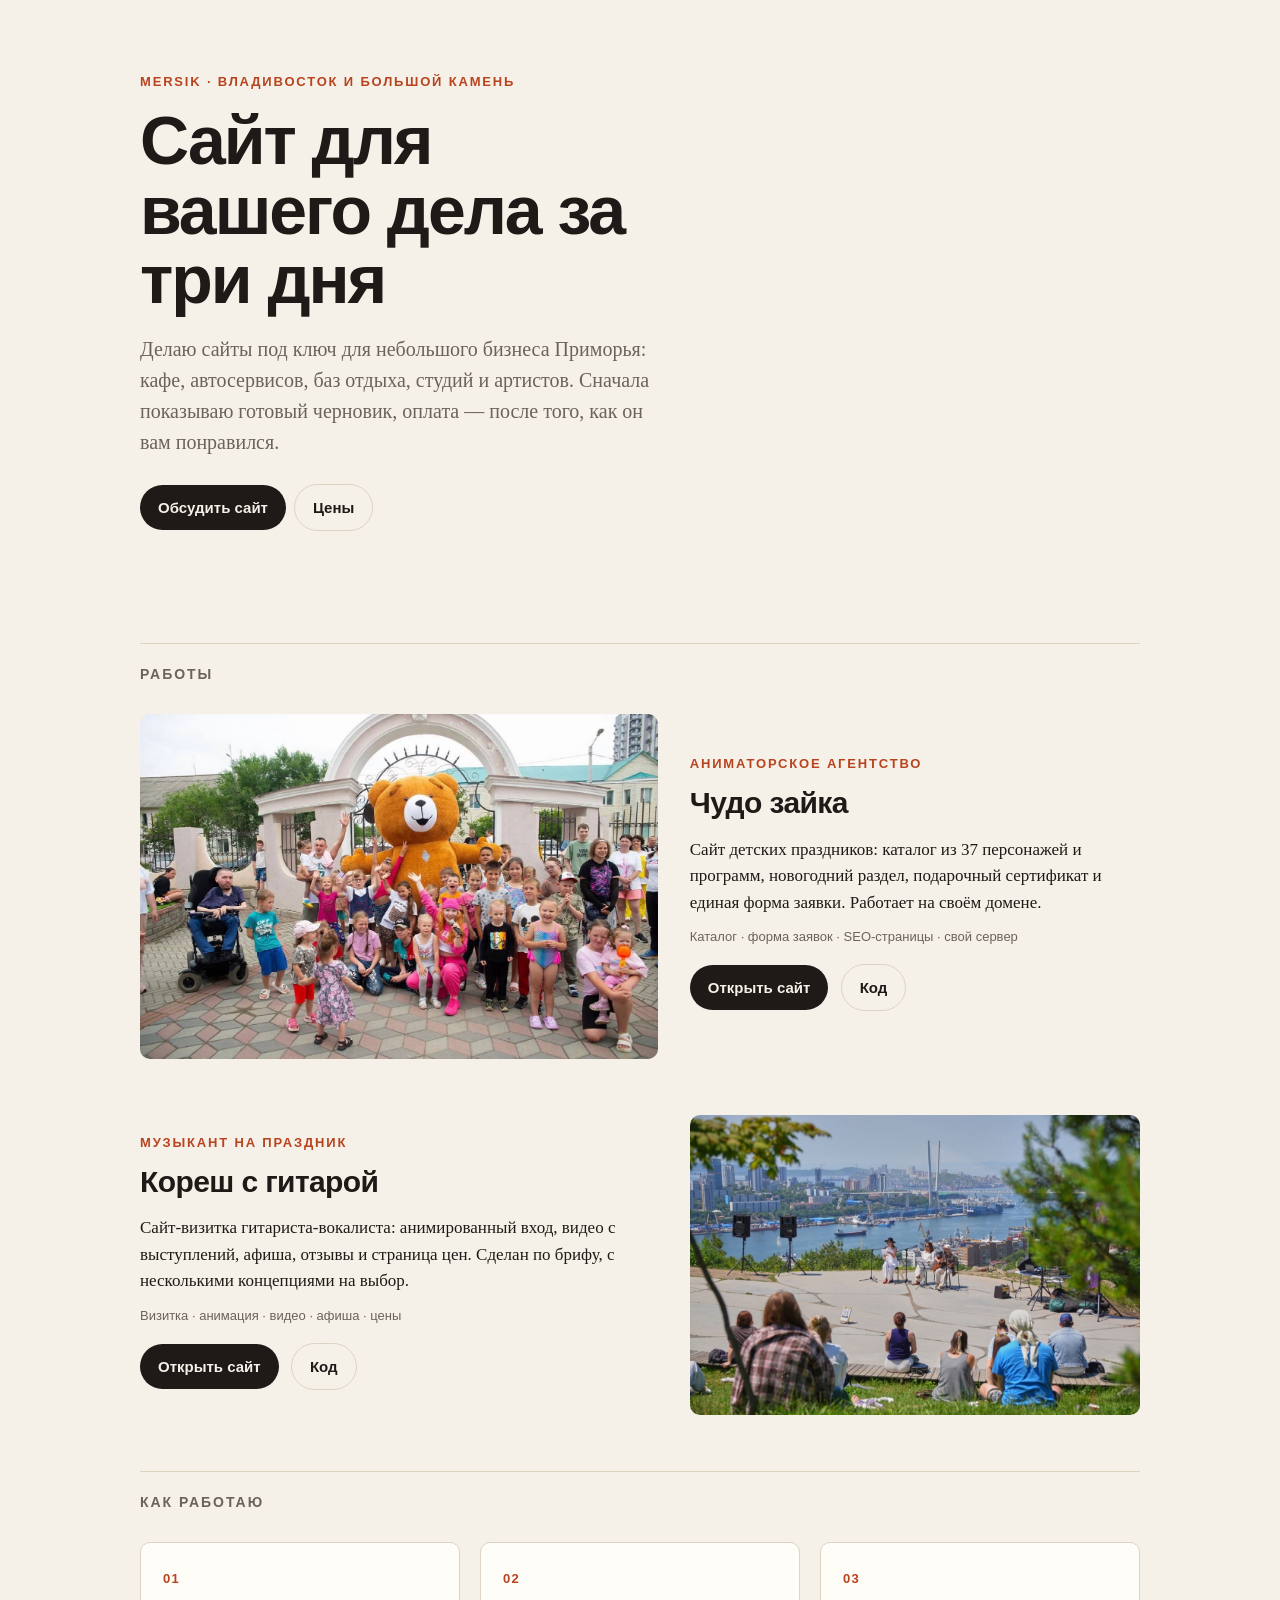
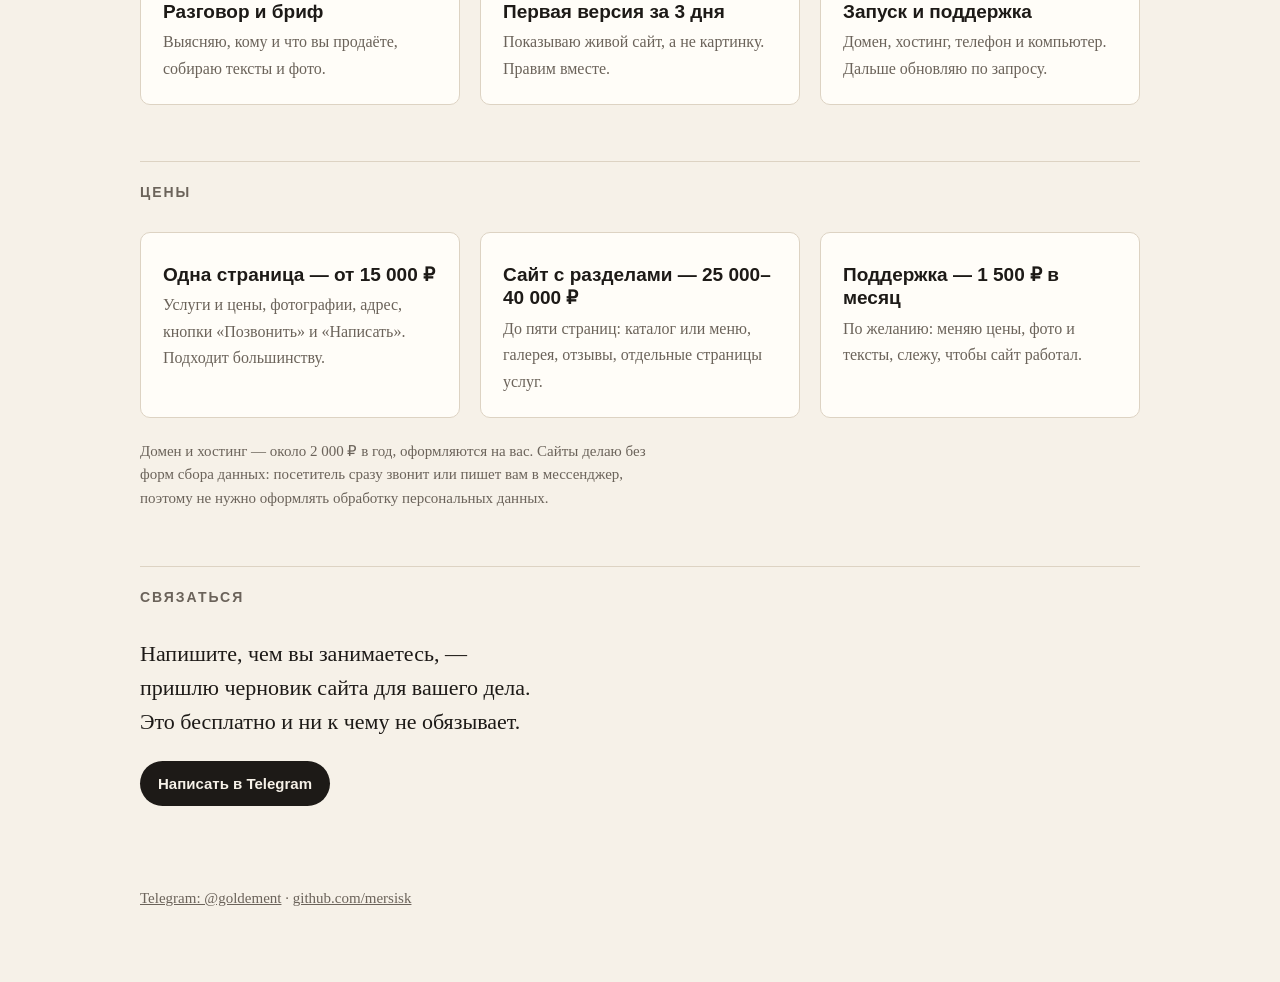
<file: index.html>
<!doctype html>
<html lang="ru">
<head>
<meta charset="utf-8">
<meta name="viewport" content="width=device-width, initial-scale=1">
<title>Mersik — сайты для локального бизнеса, Владивосток</title>
<meta name="description" content="Делаю сайты под ключ для артистов, аниматоров и небольшого бизнеса Приморья. Примеры работ.">
<style>
:root{--bg:#f6f1e8;--fg:#1d1a17;--muted:#6b635a;--line:#ddd3c3;--card:#fffdf8;--accent:#b8431f}
@media (prefers-color-scheme:dark){:root{--bg:#16130f;--fg:#f1eadf;--muted:#a69c8e;--line:#342d25;--card:#1f1b16;--accent:#f08a5d}}
*{box-sizing:border-box}
body{margin:0;background:var(--bg);color:var(--fg);font:17px/1.55 Georgia,"Times New Roman",serif}
h1,h2,h3,.kicker,.btn,nav{font-family:-apple-system,"Segoe UI",Roboto,Arial,sans-serif}
.wrap{max-width:1040px;margin:0 auto;padding:0 20px}
header{padding:72px 0 48px}
.kicker{font-size:13px;letter-spacing:.14em;text-transform:uppercase;color:var(--accent);font-weight:600}
h1{font-size:clamp(34px,7vw,68px);line-height:1.02;letter-spacing:-.03em;margin:14px 0 20px;max-width:14ch}
.lead{font-size:20px;color:var(--muted);max-width:52ch;margin:0}
h2{font-size:14px;letter-spacing:.14em;text-transform:uppercase;color:var(--muted);border-top:1px solid var(--line);padding-top:20px;margin:56px 0 28px}
.work{display:grid;grid-template-columns:1.15fr 1fr;gap:32px;align-items:center;margin-bottom:56px}
.work:nth-of-type(even) img{order:2}
.work img{width:100%;height:auto;aspect-ratio:3/2;object-fit:cover;border-radius:10px;display:block;background:var(--line)}
.work h3{font-size:30px;letter-spacing:-.02em;margin:6px 0 10px}
.work p{margin:0 0 12px}
.tags{font:13px/1.4 -apple-system,"Segoe UI",Roboto,Arial,sans-serif;color:var(--muted);margin-bottom:18px}
.btn{display:inline-block;padding:11px 18px;border-radius:999px;background:var(--fg);color:var(--bg);text-decoration:none;font-size:15px;font-weight:600;margin:0 8px 8px 0}
.btn.ghost{background:none;color:var(--fg);border:1px solid var(--line)}
.btn:focus-visible,a:focus-visible{outline:3px solid var(--accent);outline-offset:3px}
.steps{display:grid;grid-template-columns:repeat(3,1fr);gap:20px;padding:0;margin:0;list-style:none;counter-reset:s}
.steps li{background:var(--card);border:1px solid var(--line);border-radius:10px;padding:22px;counter-increment:s}
.steps li::before{content:"0" counter(s);font:600 13px -apple-system,"Segoe UI",Roboto,Arial,sans-serif;color:var(--accent);letter-spacing:.1em}
.steps b{display:block;font:600 19px/1.25 -apple-system,"Segoe UI",Roboto,Arial,sans-serif;margin:8px 0 6px}
.steps span{color:var(--muted);font-size:16px}
.prices li::before{content:none}
.note{color:var(--muted);font-size:15px;max-width:70ch;margin:22px 0 0}
.cta{font-size:22px;max-width:36ch;margin:0 0 22px}
footer{padding:56px 0 72px;color:var(--muted);font-size:15px}
footer a{color:inherit}
@media (max-width:760px){
  header{padding:48px 0 24px}
  .work{grid-template-columns:1fr;gap:18px}
  .work:nth-of-type(even) img{order:0}
  .steps{grid-template-columns:1fr}
}
</style>
</head>
<body>
<div class="wrap">
  <header>
    <div class="kicker">Mersik · Владивосток и Большой Камень</div>
    <h1>Сайт для вашего дела за три дня</h1>
    <p class="lead">Делаю сайты под ключ для небольшого бизнеса Приморья: кафе, автосервисов, баз отдыха, студий и артистов. Сначала показываю готовый черновик, оплата — после того, как он вам понравился.</p>
    <p style="margin:26px 0 0"><a class="btn" href="#contact">Обсудить сайт</a><a class="btn ghost" href="#price">Цены</a></p>
  </header>

  <main>
    <h2>Работы</h2>

    <article class="work">
      <img src="img/chudo-zayka.jpg" alt="Аниматоры агентства «Чудо зайка» на детском празднике" width="1400" height="933">
      <div>
        <div class="kicker">Аниматорское агентство</div>
        <h3>Чудо зайка</h3>
        <p>Сайт детских праздников: каталог из 37 персонажей и программ, новогодний раздел, подарочный сертификат и единая форма заявки. Работает на своём домене.</p>
        <div class="tags">Каталог · форма заявок · SEO-страницы · свой сервер</div>
        <a class="btn" href="https://chydozaika.ru" target="_blank" rel="noopener">Открыть сайт</a>
        <a class="btn ghost" href="https://github.com/mersisk/chudo-zayka-primorye" target="_blank" rel="noopener">Код</a>
      </div>
    </article>

    <article class="work">
      <img src="img/koresh.jpg" alt="Музыкант «Кореш с гитарой» на выступлении во Владивостоке" width="1400" height="933">
      <div>
        <div class="kicker">Музыкант на праздник</div>
        <h3>Кореш с гитарой</h3>
        <p>Сайт-визитка гитариста-вокалиста: анимированный вход, видео с выступлений, афиша, отзывы и страница цен. Сделан по брифу, с несколькими концепциями на выбор.</p>
        <div class="tags">Визитка · анимация · видео · афиша · цены</div>
        <a class="btn" href="https://mersisk.github.io/koresh-s-gitaroi/" target="_blank" rel="noopener">Открыть сайт</a>
        <a class="btn ghost" href="https://github.com/mersisk/koresh-s-gitaroi" target="_blank" rel="noopener">Код</a>
      </div>
    </article>

    <h2>Как работаю</h2>
    <ol class="steps">
      <li><b>Разговор и бриф</b><span>Выясняю, кому и что вы продаёте, собираю тексты и фото.</span></li>
      <li><b>Первая версия за 3 дня</b><span>Показываю живой сайт, а не картинку. Правим вместе.</span></li>
      <li><b>Запуск и поддержка</b><span>Домен, хостинг, телефон и компьютер. Дальше обновляю по запросу.</span></li>
    </ol>

    <h2 id="price">Цены</h2>
    <ol class="steps prices">
      <li><b>Одна страница — от 15 000 ₽</b><span>Услуги и цены, фотографии, адрес, кнопки «Позвонить» и «Написать». Подходит большинству.</span></li>
      <li><b>Сайт с разделами — 25 000–40 000 ₽</b><span>До пяти страниц: каталог или меню, галерея, отзывы, отдельные страницы услуг.</span></li>
      <li><b>Поддержка — 1 500 ₽ в месяц</b><span>По желанию: меняю цены, фото и тексты, слежу, чтобы сайт работал.</span></li>
    </ol>
    <p class="note">Домен и хостинг — около 2 000 ₽ в год, оформляются на вас. Сайты делаю без форм сбора данных: посетитель сразу звонит или пишет вам в мессенджер, поэтому не нужно оформлять обработку персональных данных.</p>

    <h2 id="contact">Связаться</h2>
    <p class="cta">Напишите, чем вы занимаетесь, — пришлю черновик сайта для вашего дела. Это бесплатно и ни к чему не обязывает.</p>
    <p><a class="btn" href="https://t.me/goldement" target="_blank" rel="noopener">Написать в Telegram</a></p>
  </main>

  <footer>
    <a href="https://t.me/goldement" target="_blank" rel="noopener">Telegram: @goldement</a> · <a href="https://github.com/mersisk" target="_blank" rel="noopener">github.com/mersisk</a>
  </footer>
</div>
</body>
</html>
</file>
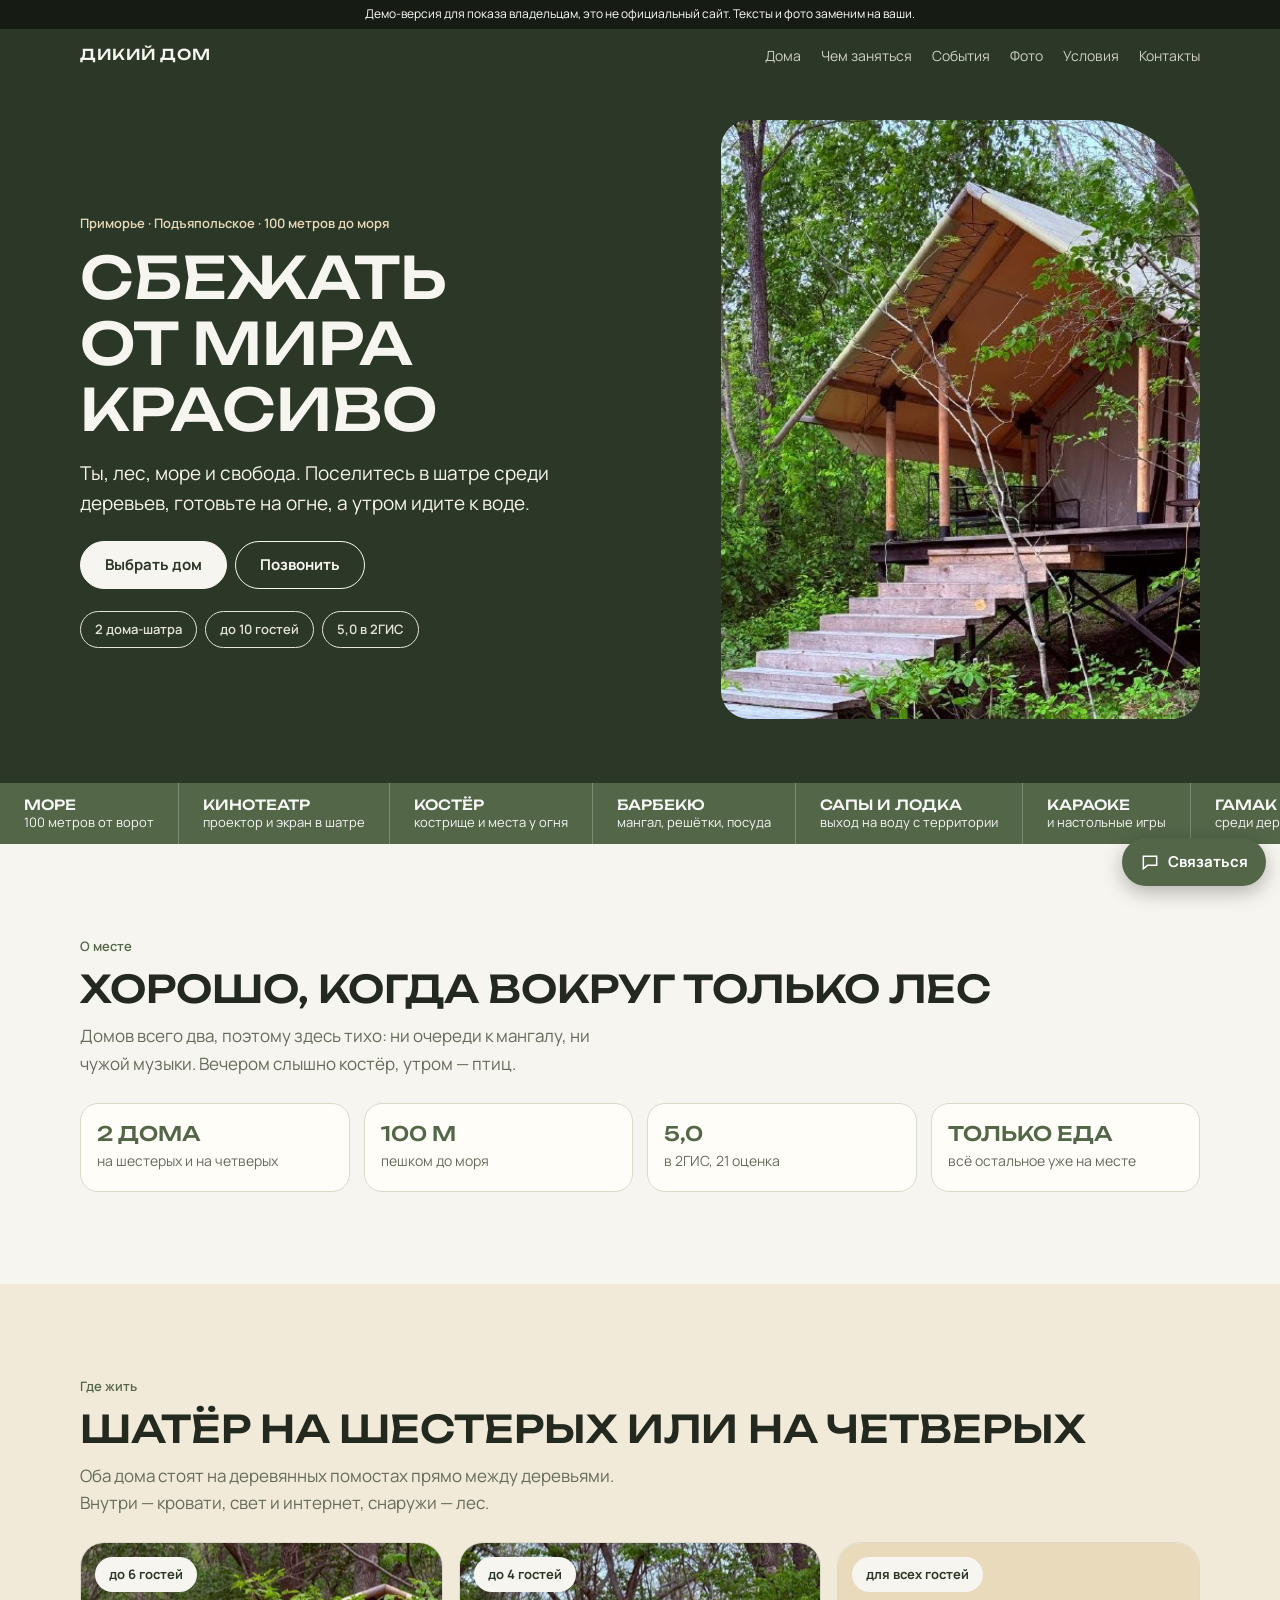
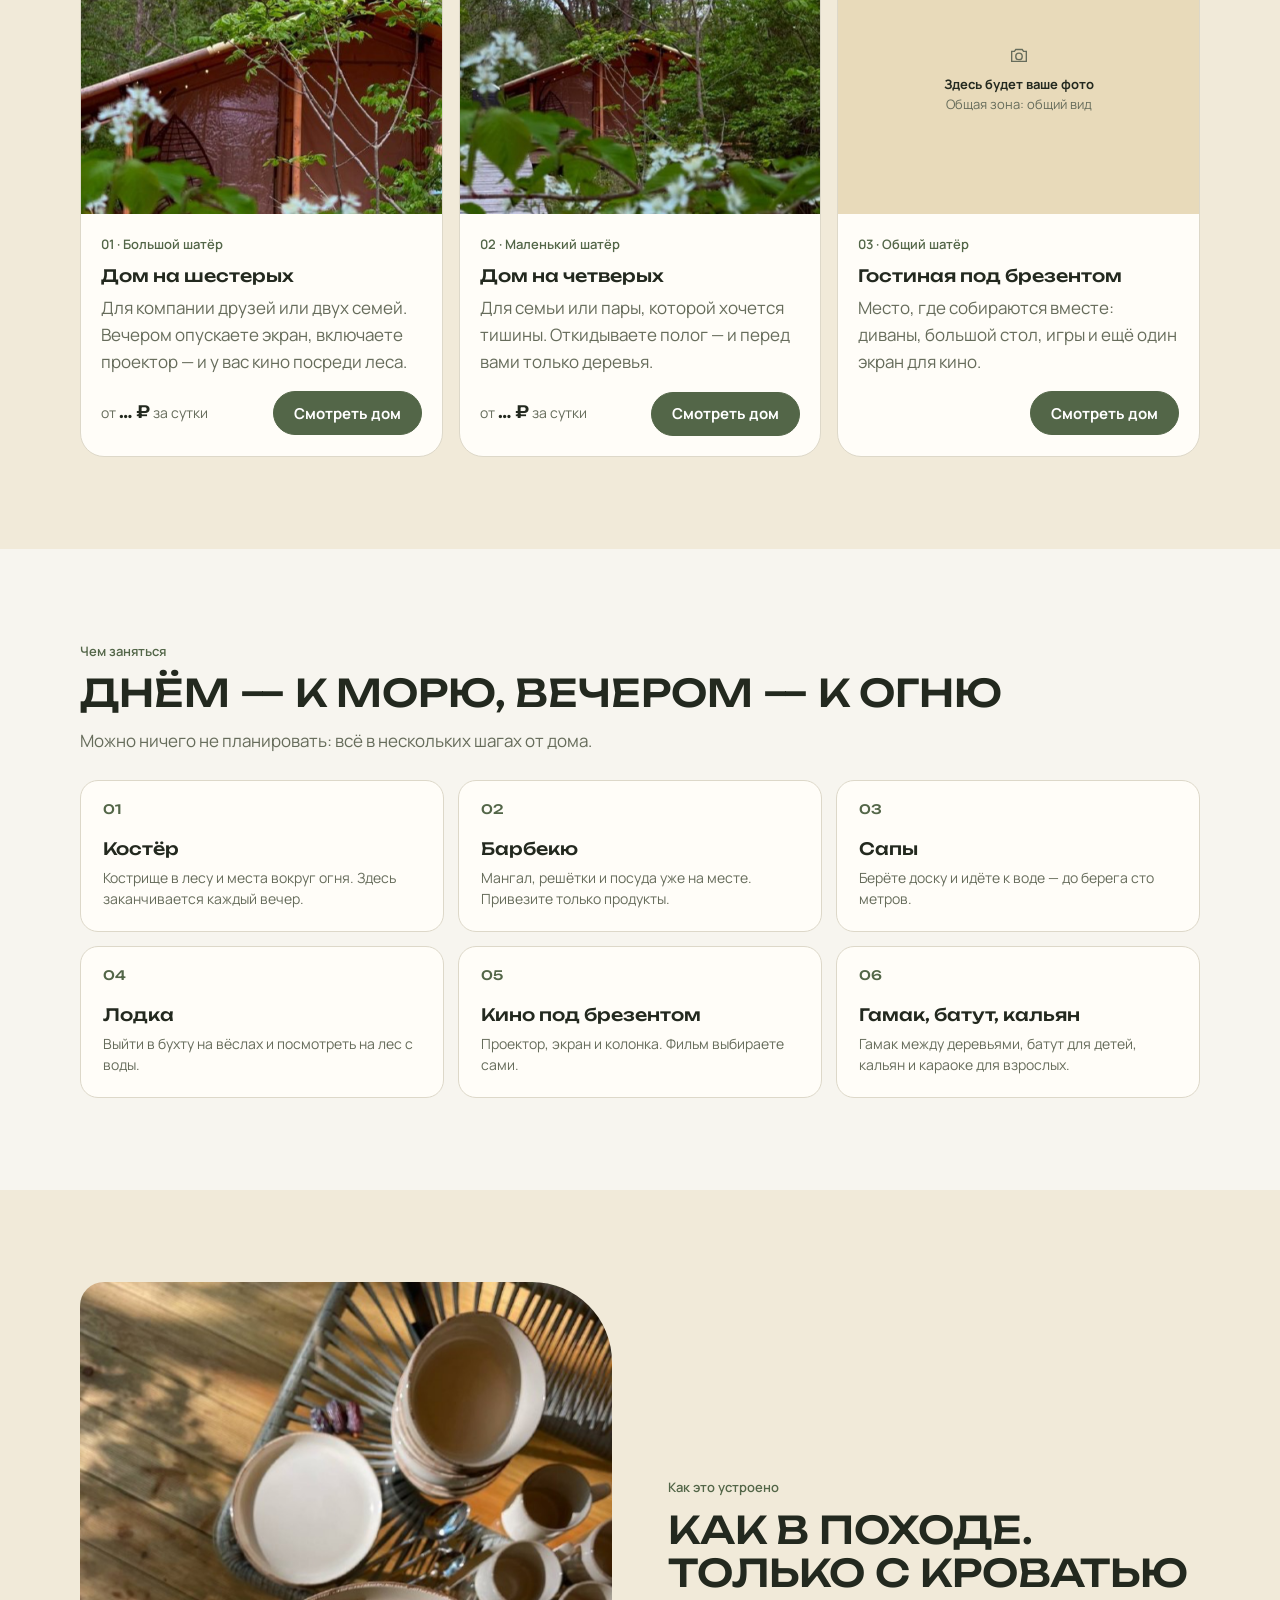
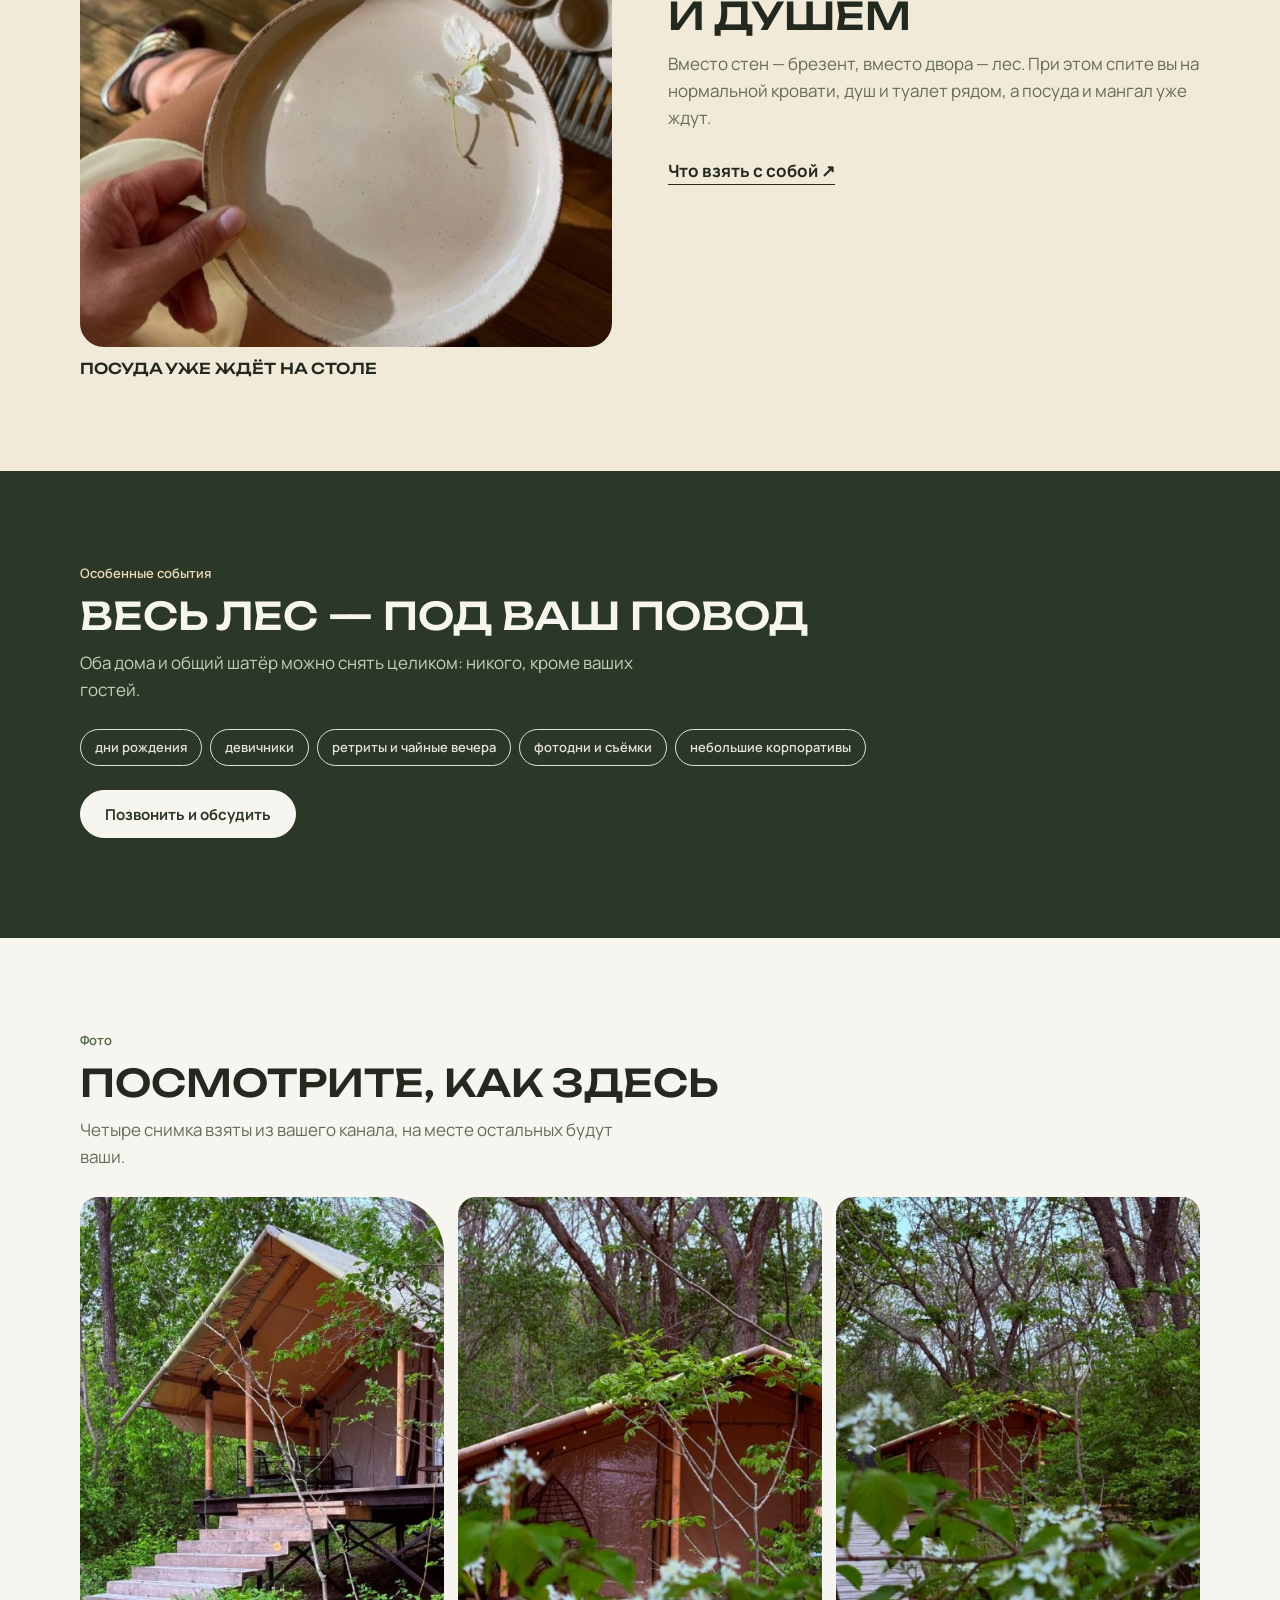
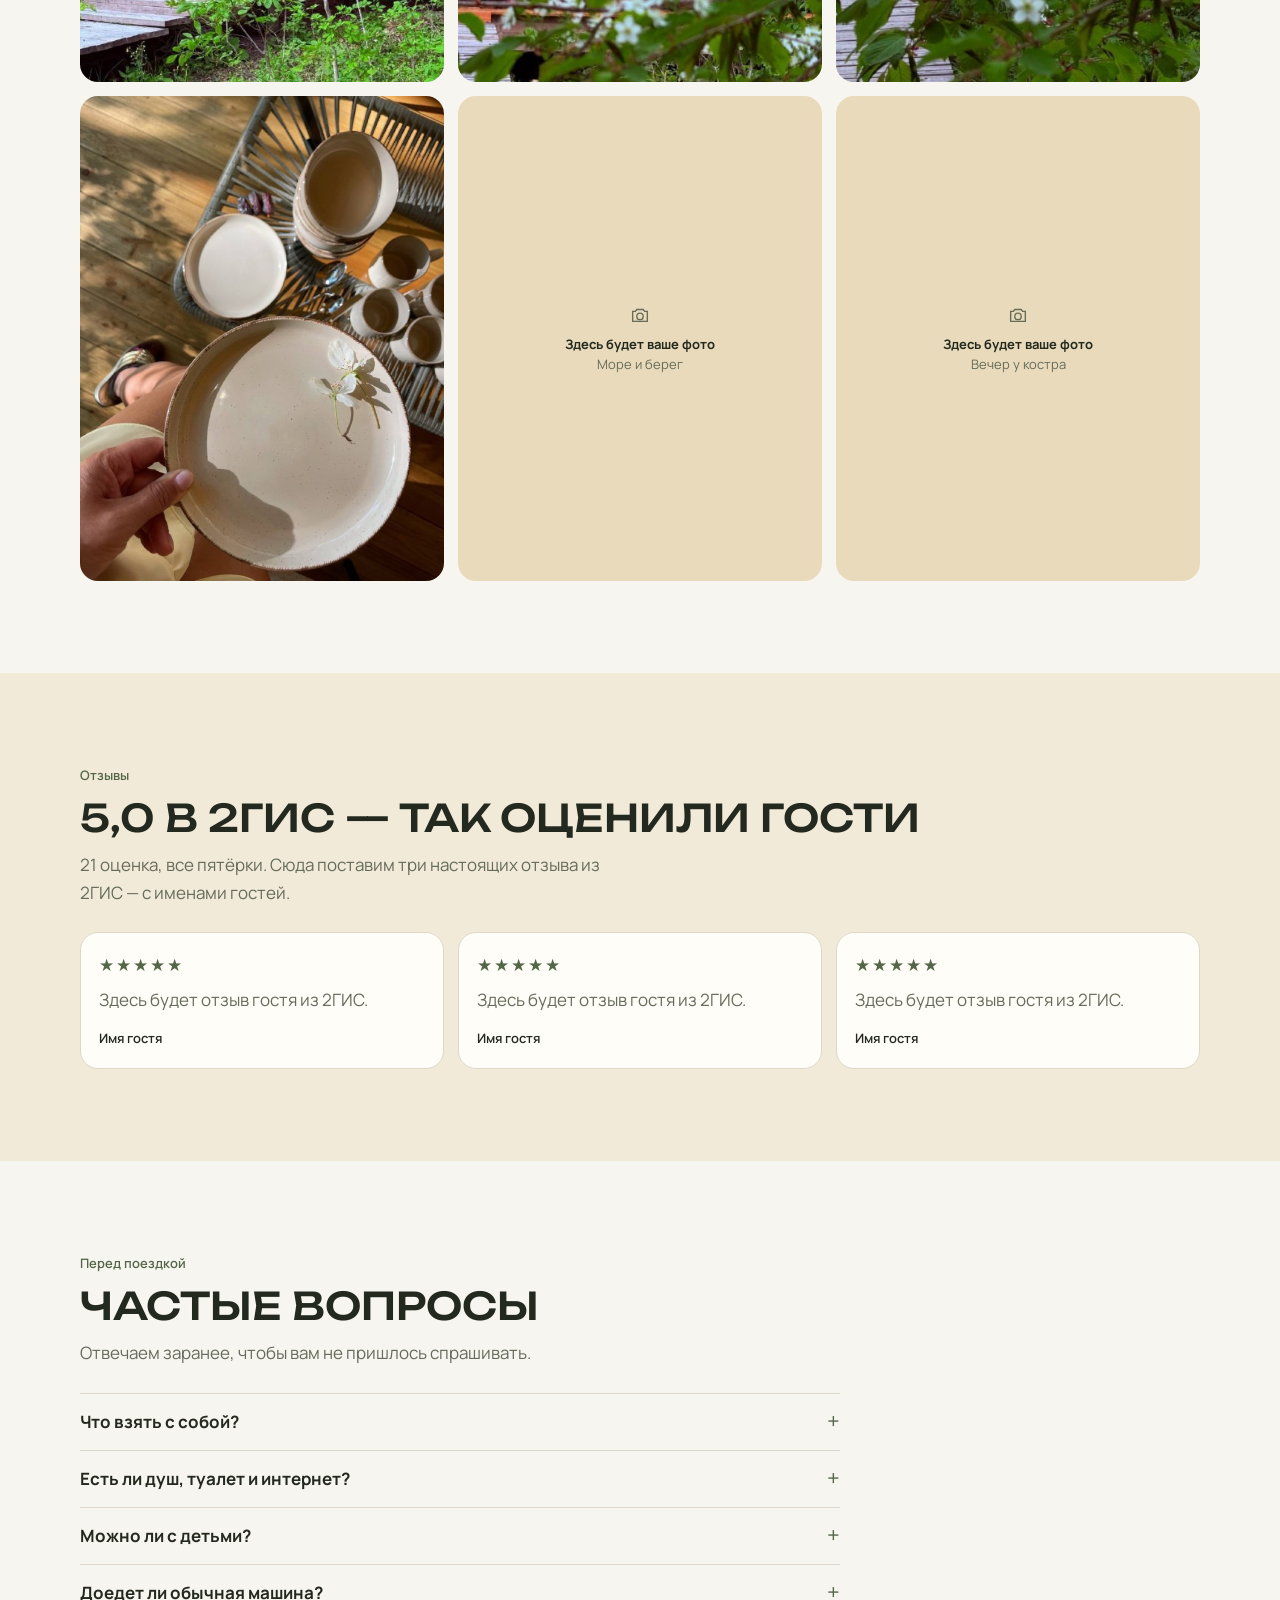
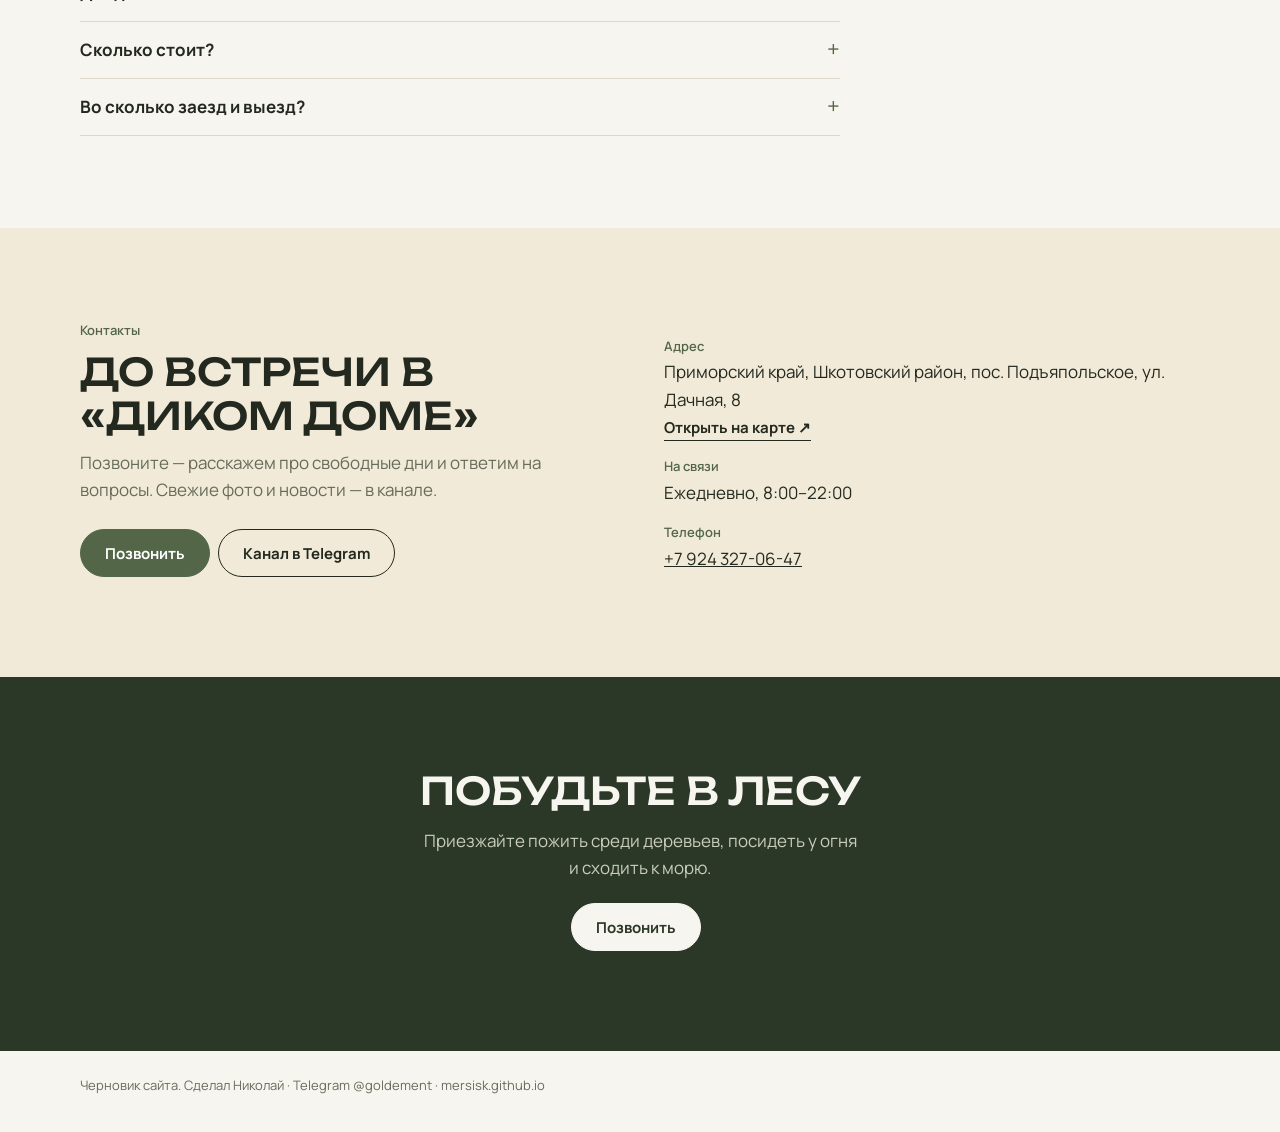
<file: dikiy-dom/index.html>
<!doctype html>
<html lang="ru"><head><meta charset="utf-8"><meta name="viewport" content="width=device-width, initial-scale=1">
<meta name="robots" content="noindex, nofollow">
<title>Дикий Дом — шатры в лесу у моря, Подъяпольское</title>
<link rel="preconnect" href="https://fonts.googleapis.com"><link rel="preconnect" href="https://fonts.gstatic.com" crossorigin>
<link rel="stylesheet" href="https://fonts.googleapis.com/css2?family=Unbounded:wght@500&family=Manrope:wght@400;600;700&display=swap">
<style>:root{--bg:#f7f5ef;--card:#fffdf8;--sand:#e8daba;--fg:#23291f;--muted:#666c5b;--line:#ddd8c9;--olive:#536648;--forest:#2c3827;--cream:#f7f5ef;--font-h:"Unbounded","Arial Black",sans-serif;--font-b:"Manrope",-apple-system,"Segoe UI",Roboto,Arial,sans-serif;--ease:cubic-bezier(.23,1,.32,1)}
*{box-sizing:border-box}
html{scroll-behavior:smooth;scroll-padding-top:72px}
body{margin:0;background:var(--bg);color:var(--fg);font:16px/1.6 var(--font-b);-webkit-font-smoothing:antialiased}
img{max-width:100%;height:auto;display:block}
a{color:inherit}
:focus-visible{outline:2px solid var(--olive);outline-offset:3px}
.wrap{max-width:1160px;margin:0 auto;padding:0 20px}
.demo{background:#161b13;color:#fff;font:12px/1.4 var(--font-b);padding:6px 14px;text-align:center}
.top{position:sticky;top:0;z-index:20;background:var(--forest);color:var(--cream)}
.top .wrap{display:flex;justify-content:space-between;align-items:center;gap:16px;padding-top:12px;padding-bottom:12px}
.brand{font:500 15px/1 var(--font-h);text-transform:uppercase;letter-spacing:.06em;text-decoration:none}
nav{display:none}
nav a{font-size:14px;margin-left:20px;text-decoration:none;opacity:.8}
nav a:hover{opacity:1}
h1,h2,h3{font-family:var(--font-h);font-weight:500;margin:0;text-wrap:balance}
h1,h2{text-transform:uppercase;line-height:1.14}
h1{font-size:clamp(27px,4.6vw,58px)}
h2{font-size:clamp(22px,3.2vw,38px)}
h3{font-size:17px;line-height:1.25}
.eyebrow{font-size:13px;font-weight:600;color:var(--olive);margin-bottom:10px}
.lead{font-size:17px;max-width:46ch;margin:16px 0 0}
.intro{color:var(--muted);max-width:56ch;margin:12px 0 26px}
.btn{display:inline-flex;align-items:center;justify-content:center;min-height:48px;padding:12px 24px;border-radius:999px;background:var(--olive);color:#fff;font:700 15px/1 var(--font-b);text-decoration:none;border:1px solid var(--olive);margin:0 8px 8px 0;transition:background .2s,color .2s}
.btn:hover{background:#485531}
.btn.light{background:var(--cream);color:var(--forest);border-color:var(--cream)}
.btn.light:hover{background:var(--sand)}
.btn.ghost{background:none;color:inherit;border-color:currentColor}
.btn.ghost:hover{background:rgba(127,127,127,.15)}
.link{font-weight:700;text-decoration:none;border-bottom:1px solid currentColor;padding-bottom:2px}
.chips{display:flex;flex-wrap:wrap;gap:8px}
.chips span{padding:7px 14px;border-radius:999px;border:1px solid currentColor;font-size:13px;font-weight:600;opacity:.9}
/* первый экран: тёмный лесной блок, фото со скруглённым углом, текст под фото */
.hero{background:var(--forest);color:var(--cream);padding:8px 0 36px}
.hero .pic img{width:100%;aspect-ratio:1/1;object-fit:cover;object-position:center 32%;border-radius:24px 80px 24px 24px}
.hero .txt{padding-top:22px}
.hero .eyebrow{color:var(--sand)}
.hero .cta{margin:22px 0 0}
.hero .chips{margin-top:14px}
.ticker{overflow:hidden;background:var(--olive);color:#fff}
.ticker div{display:flex;width:max-content;animation:tick 70s linear infinite}
.ticker:hover div{animation-play-state:paused}
.ticker span{flex:none;padding:13px 24px;border-right:1px solid rgba(255,255,255,.25);font-size:13px;line-height:1.35;white-space:nowrap;opacity:.95}
.ticker b{display:block;font:500 14px/1.3 var(--font-h);text-transform:uppercase}
@keyframes tick{to{transform:translateX(-50%)}}
section{padding:56px 0}
section.sand{background:#f1ead9}
section.dark{background:var(--forest);color:var(--cream)}
section.dark .eyebrow{color:var(--sand)}
section.dark .intro{color:#c9cdbb}
.stats{display:grid;grid-template-columns:1fr 1fr;gap:10px}
.stats div{background:var(--card);border:1px solid var(--line);border-radius:18px;padding:18px 16px}
.stats b{display:block;font:500 20px/1.2 var(--font-h);text-transform:uppercase;color:var(--olive)}
.stats span{color:var(--muted);font-size:14px}
.stays{display:grid;gap:16px}
.stay{background:var(--card);border:1px solid var(--line);border-radius:24px;overflow:hidden}
.stay .media{position:relative}
.stay .media img,.stay .media .ph{width:100%;aspect-ratio:4/3;object-fit:cover;border-radius:0;border:0}
.badge{position:absolute;left:14px;top:14px;background:var(--cream);color:var(--forest);font-size:13px;font-weight:700;padding:7px 14px;border-radius:999px}
.stay .body{padding:20px}
.stay p{margin:8px 0 0;color:var(--muted)}
.stay ul{list-style:none;padding:0;margin:14px 0 18px}
.stay li{padding:9px 0;border-top:1px solid var(--line);font-size:15px}
.acts{display:grid;grid-template-columns:1fr 1fr;gap:10px}
.act{background:var(--card);border:1px solid var(--line);border-radius:18px;padding:16px}
.act .num{display:block;font:500 13px/1 var(--font-h);color:var(--olive);margin-bottom:22px}
.act h3{font-size:15px}
.act p{margin:8px 0 0;color:var(--muted);font-size:14px;line-height:1.5}
.photo{margin:0}
.photo img{width:100%;aspect-ratio:4/5;object-fit:cover;border-radius:24px 80px 24px 24px}
.photo figcaption{margin-top:12px;font:500 15px/1.3 var(--font-h);text-transform:uppercase}
.split{display:grid;gap:24px}
.ph{aspect-ratio:4/3;display:grid;place-items:center;text-align:center;padding:14px;color:var(--muted);font-size:13px;line-height:1.35;background:var(--sand);border-radius:18px}
.ph b{display:block;color:var(--fg);margin:6px 0 2px}
.ph svg{margin:0 auto}
.gal{display:grid;grid-template-columns:1fr 1fr;gap:10px}
.gal img,.gal .ph{width:100%;aspect-ratio:3/4;object-fit:cover;border-radius:18px}
.gal>:first-child{border-radius:18px 56px 18px 18px}
.knows{display:grid;gap:10px}
.know{background:var(--card);border:1px solid var(--line);border-radius:18px;padding:18px}
.know p{margin:8px 0 0;color:var(--muted);font-size:15px}
.contact{display:grid;gap:24px}
.contact dl{margin:0}
.contact dt{font-size:13px;font-weight:600;color:var(--olive);margin-top:16px}
.contact dd{margin:2px 0 0;font-size:17px}
.bye{text-align:center}
.bye p{max-width:44ch;margin:14px auto 22px;color:#c9cdbb}
footer{padding:24px 0 36px;color:var(--muted);font-size:13px}
.stay .media{display:block;width:100%;padding:0;border:0;background:none;cursor:pointer;color:inherit;font:inherit}
.row{display:flex;justify-content:space-between;align-items:center;gap:12px;flex-wrap:wrap;margin-top:16px}
.price{font-size:14px;color:var(--muted)}
.price b{font:500 17px/1 var(--font-h);color:var(--fg)}
.btn.sm{min-height:44px;padding:10px 20px;margin:0 0 0 auto;cursor:pointer}
/* карточка дома открывается поверх страницы */
html:has(dialog[open]){overflow:hidden}
dialog.sheet{border:0;padding:0;width:100%;max-width:100%;max-height:92dvh;margin:auto 0 0;border-radius:24px 24px 0 0;background:var(--card);color:var(--fg);overflow:auto}
dialog.sheet::backdrop{background:rgba(20,26,18,.62)}
dialog.sheet[open]{animation:sheet .3s var(--ease)}
@keyframes sheet{from{transform:translateY(40px);opacity:0}}
.sheet .x{position:sticky;top:10px;z-index:2;display:block;width:44px;height:44px;margin:0 10px -54px auto;border:0;border-radius:50%;background:var(--cream);color:var(--fg);font-size:26px;line-height:1;cursor:pointer;box-shadow:0 2px 10px rgba(0,0,0,.2)}
.shots{display:flex;gap:6px;overflow-x:auto;scroll-snap-type:x mandatory;scrollbar-width:none}
.shots>*{flex:none;width:86%;aspect-ratio:4/3;object-fit:cover;scroll-snap-align:start;border-radius:0}
.sheet .body{padding:20px 20px 28px}
.sheet p{margin:8px 0 0;color:var(--muted)}
.sheet ul{list-style:none;padding:0;margin:16px 0}
.sheet li{padding:10px 0;border-top:1px solid var(--line);font-size:15px}
.sheet .cta{margin-top:18px}
/* маленькая плавающая кнопка связи */
.fab{position:fixed;right:14px;bottom:calc(14px + env(safe-area-inset-bottom));z-index:30}
.fab summary{list-style:none;display:flex;align-items:center;gap:8px;min-height:48px;padding:0 18px;border-radius:999px;background:var(--olive);color:#fff;font-weight:700;font-size:15px;cursor:pointer;box-shadow:0 6px 20px rgba(0,0,0,.28)}
.fab summary::-webkit-details-marker{display:none}
.fab[open] summary{background:var(--forest)}
.fab div{position:absolute;right:0;bottom:58px;display:grid;gap:8px;width:max-content;justify-items:end}
.fab a{display:flex;align-items:center;min-height:48px;padding:0 20px;border-radius:999px;background:var(--card);color:var(--fg);font-weight:700;font-size:15px;text-decoration:none;border:1px solid var(--line);box-shadow:0 6px 20px rgba(0,0,0,.2)}
.revs{display:grid;gap:10px}
.rev{background:var(--card);border:1px solid var(--line);border-radius:18px;padding:18px}
.rev .stars{color:var(--olive);letter-spacing:2px}
.rev p{margin:8px 0 10px;color:var(--muted)}
.rev span{font-size:13px;font-weight:600}
.faq{border-bottom:1px solid var(--line);max-width:760px}
.faq details{border-top:1px solid var(--line)}
.faq summary{list-style:none;display:flex;justify-content:space-between;gap:16px;align-items:center;min-height:56px;padding:8px 0;font-weight:700;cursor:pointer}
.faq summary::-webkit-details-marker{display:none}
.faq summary::after{content:"+";font-size:22px;font-weight:400;color:var(--olive)}
.faq details[open] summary::after{content:"–"}
.faq p{margin:0 0 16px;color:var(--muted)}
.js [data-reveal]{opacity:0;transform:translateY(14px);transition:opacity .5s var(--ease),transform .5s var(--ease)}
.js [data-reveal].is-in{opacity:1;transform:none}
@media (min-width:821px){
 body{font-size:17px}
 nav{display:block}
 .hero{padding:40px 0 64px}
 .hero .wrap{display:grid;grid-template-columns:1.1fr .9fr;gap:56px;align-items:center}
 .hero .pic{order:2}
 .hero .pic img{aspect-ratio:4/5;max-height:76vh;border-radius:28px 110px 28px 28px}
 .lead{font-size:19px}
 section{padding:92px 0}
 .stats{grid-template-columns:repeat(4,1fr);gap:14px}
 .stays{grid-template-columns:repeat(3,1fr)}
 .acts{grid-template-columns:repeat(3,1fr);gap:14px}
 .act{padding:22px}
 .act h3{font-size:17px}
 .split{grid-template-columns:1fr 1fr;gap:56px;align-items:center}
 .gal{grid-template-columns:repeat(3,1fr);gap:14px}
 .knows{grid-template-columns:repeat(4,1fr);gap:14px}
 .contact{grid-template-columns:1fr 1fr;gap:48px}
 .revs{grid-template-columns:repeat(3,1fr);gap:14px}
 dialog.sheet{width:min(760px,92vw);margin:auto;border-radius:24px;max-height:88vh}
 .shots>*{width:62%}
 .sheet .body{padding:28px 32px 32px}
}
@media (prefers-reduced-motion:reduce){
 html{scroll-behavior:auto}
 *,*::before,*::after{animation:none!important;transition:none!important}
 .js [data-reveal]{opacity:1;transform:none}
}
</style></head><body>
<div class="demo">Демо-версия для показа владельцам, это не официальный сайт. Тексты и фото заменим на ваши.</div>
<header class="top"><div class="wrap"><a class="brand" href="#">Дикий Дом</a><nav aria-label="Разделы"><a href="#doma">Дома</a><a href="#dela">Чем заняться</a><a href="#sobytiya">События</a><a href="#galereya">Фото</a><a href="#usloviya">Условия</a><a href="#kontakty">Контакты</a></nav></div></header>
<main>
<div class="hero"><div class="wrap"><div class="pic"><img src="dom-1.jpg" alt="Шатёр на деревянном помосте с лестницей, вокруг лес" width="900" height="1600"></div>
<div class="txt"><div class="eyebrow">Приморье · Подъяпольское · 100 метров до моря</div><h1>Сбежать от мира красиво</h1>
<p class="lead">Ты, лес, море и свобода. Поселитесь в шатре среди деревьев, готовьте на огне, а утром идите к воде.</p>
<p class="cta"><a class="btn light" href="#doma">Выбрать дом</a><a class="btn ghost" href="tel:+79243270647">Позвонить</a></p>
<div class="chips"><span>2 дома-шатра</span><span>до 10 гостей</span><span>5,0 в 2ГИС</span></div></div></div></div>
<div class="ticker" aria-hidden="true"><div><span><b>Море</b>100 метров от ворот</span><span><b>Кинотеатр</b>проектор и экран в шатре</span><span><b>Костёр</b>кострище и места у огня</span><span><b>Барбекю</b>мангал, решётки, посуда</span><span><b>Сапы и лодка</b>выход на воду с территории</span><span><b>Караоке</b>и настольные игры</span><span><b>Гамак</b>среди деревьев</span><span><b>Батут</b>для детей</span><span><b>Кальян</b>по вечерам</span><span><b>Интернет</b>в обоих домах</span><span><b>Море</b>100 метров от ворот</span><span><b>Кинотеатр</b>проектор и экран в шатре</span><span><b>Костёр</b>кострище и места у огня</span><span><b>Барбекю</b>мангал, решётки, посуда</span><span><b>Сапы и лодка</b>выход на воду с территории</span><span><b>Караоке</b>и настольные игры</span><span><b>Гамак</b>среди деревьев</span><span><b>Батут</b>для детей</span><span><b>Кальян</b>по вечерам</span><span><b>Интернет</b>в обоих домах</span></div></div>
<section><div class="wrap"><div data-reveal><div class="eyebrow">О месте</div><h2>Хорошо, когда вокруг только лес</h2><p class="intro">Домов всего два, поэтому здесь тихо: ни очереди к мангалу, ни чужой музыки. Вечером слышно костёр, утром — птиц.</p></div>
<div class="stats" data-reveal><div><b>2 дома</b><span>на шестерых и на четверых</span></div><div><b>100 м</b><span>пешком до моря</span></div><div><b>5,0</b><span>в 2ГИС, 21 оценка</span></div><div><b>Только еда</b><span>всё остальное уже на месте</span></div></div></div></section>
<section id="doma" class="sand"><div class="wrap"><div data-reveal><div class="eyebrow">Где жить</div><h2>Шатёр на шестерых или на четверых</h2><p class="intro">Оба дома стоят на деревянных помостах прямо между деревьями. Внутри — кровати, свет и интернет, снаружи — лес.</p></div>
<div class="stays" data-reveal><article class="stay"><button class="media" type="button" data-open="d1" aria-label="Смотреть: Дом на шестерых"><img src="dom-2.jpg" alt="Шатёр среди цветущих деревьев" loading="lazy" width="900" height="1600"><span class="badge">до 6 гостей</span></button><div class="body"><div class="eyebrow">01 · Большой шатёр</div><h3>Дом на шестерых</h3><p>Для компании друзей или двух семей. Вечером опускаете экран, включаете проектор — и у вас кино посреди леса.</p><div class="row"><span class="price">от <b>…&nbsp;₽</b> за сутки</span><button class="btn sm" type="button" data-open="d1">Смотреть дом</button></div></div></article><article class="stay"><button class="media" type="button" data-open="d2" aria-label="Смотреть: Дом на четверых"><img src="dom-3.jpg" alt="Шатёр за ветками цветущей черёмухи" loading="lazy" width="900" height="1600"><span class="badge">до 4 гостей</span></button><div class="body"><div class="eyebrow">02 · Маленький шатёр</div><h3>Дом на четверых</h3><p>Для семьи или пары, которой хочется тишины. Откидываете полог — и перед вами только деревья.</p><div class="row"><span class="price">от <b>…&nbsp;₽</b> за сутки</span><button class="btn sm" type="button" data-open="d2">Смотреть дом</button></div></div></article><article class="stay"><button class="media" type="button" data-open="d3" aria-label="Смотреть: Гостиная под брезентом"><div class="ph"><div><svg viewBox="0 0 24 24" width="22" height="22" fill="none" stroke="currentColor" stroke-width="1.5" aria-hidden="true"><path d="M4 8h3l1.5-2h7L17 8h3v11H4z"/><circle cx="12" cy="13.5" r="3.5"/></svg><b>Здесь будет ваше фото</b>Общая зона: общий вид</div></div><span class="badge">для всех гостей</span></button><div class="body"><div class="eyebrow">03 · Общий шатёр</div><h3>Гостиная под брезентом</h3><p>Место, где собираются вместе: диваны, большой стол, игры и ещё один экран для кино.</p><div class="row"><button class="btn sm" type="button" data-open="d3">Смотреть дом</button></div></div></article></div></div></section>
<section id="dela"><div class="wrap"><div data-reveal><div class="eyebrow">Чем заняться</div><h2>Днём — к морю, вечером — к огню</h2><p class="intro">Можно ничего не планировать: всё в нескольких шагах от дома.</p></div>
<div class="acts" data-reveal><div class="act"><span class="num">01</span><h3>Костёр</h3><p>Кострище в лесу и места вокруг огня. Здесь заканчивается каждый вечер.</p></div><div class="act"><span class="num">02</span><h3>Барбекю</h3><p>Мангал, решётки и посуда уже на месте. Привезите только продукты.</p></div><div class="act"><span class="num">03</span><h3>Сапы</h3><p>Берёте доску и идёте к воде — до берега сто метров.</p></div><div class="act"><span class="num">04</span><h3>Лодка</h3><p>Выйти в бухту на вёслах и посмотреть на лес с воды.</p></div><div class="act"><span class="num">05</span><h3>Кино под брезентом</h3><p>Проектор, экран и колонка. Фильм выбираете сами.</p></div><div class="act"><span class="num">06</span><h3>Гамак, батут, кальян</h3><p>Гамак между деревьями, батут для детей, кальян и караоке для взрослых.</p></div></div></div></section>
<section class="sand"><div class="wrap split"><figure class="photo" data-reveal><img src="posuda.jpg" alt="Посуда для гостей на деревянном столе" loading="lazy" width="900" height="1200"><figcaption>Посуда уже ждёт на столе</figcaption></figure>
<div data-reveal><div class="eyebrow">Как это устроено</div><h2>Как в походе. Только с кроватью и душем</h2><p class="intro">Вместо стен — брезент, вместо двора — лес. При этом спите вы на нормальной кровати, душ и туалет рядом, а посуда и мангал уже ждут.</p><a class="link" href="#usloviya">Что взять с собой ↗</a></div></div></section>
<section id="sobytiya" class="dark"><div class="wrap"><div data-reveal><div class="eyebrow">Особенные события</div><h2>Весь лес — под ваш повод</h2><p class="intro">Оба дома и общий шатёр можно снять целиком: никого, кроме ваших гостей.</p>
<div class="chips"><span>дни рождения</span><span>девичники</span><span>ретриты и чайные вечера</span><span>фотодни и съёмки</span><span>небольшие корпоративы</span></div>
<p style="margin:24px 0 0"><a class="btn light" href="tel:+79243270647">Позвонить и обсудить</a></p></div></div></section>
<section id="galereya"><div class="wrap"><div data-reveal><div class="eyebrow">Фото</div><h2>Посмотрите, как здесь</h2><p class="intro">Четыре снимка взяты из вашего канала, на месте остальных будут ваши.</p></div>
<div class="gal" data-reveal><img src="dom-1.jpg" alt="Шатёр на помосте с лестницей" loading="lazy" width="900" height="1600"><img src="dom-2.jpg" alt="Шатёр среди цветущих деревьев" loading="lazy" width="900" height="1600"><img src="dom-3.jpg" alt="Вид на шатёр сквозь ветки" loading="lazy" width="900" height="1600"><img src="posuda.jpg" alt="Посуда для гостей на деревянном столе" loading="lazy" width="900" height="1200"><div class="ph "><div><svg viewBox="0 0 24 24" width="22" height="22" fill="none" stroke="currentColor" stroke-width="1.5" aria-hidden="true"><path d="M4 8h3l1.5-2h7L17 8h3v11H4z"/><circle cx="12" cy="13.5" r="3.5"/></svg><b>Здесь будет ваше фото</b>Море и берег</div></div><div class="ph "><div><svg viewBox="0 0 24 24" width="22" height="22" fill="none" stroke="currentColor" stroke-width="1.5" aria-hidden="true"><path d="M4 8h3l1.5-2h7L17 8h3v11H4z"/><circle cx="12" cy="13.5" r="3.5"/></svg><b>Здесь будет ваше фото</b>Вечер у костра</div></div></div></div></section>
<section class="sand"><div class="wrap"><div data-reveal><div class="eyebrow">Отзывы</div><h2>5,0 в 2ГИС — так оценили гости</h2><p class="intro">21 оценка, все пятёрки. Сюда поставим три настоящих отзыва из 2ГИС — с именами гостей.</p></div><div class="revs" data-reveal><div class="rev"><div class="stars" aria-label="5 из 5">★★★★★</div><p>Здесь будет отзыв гостя из 2ГИС.</p><span>Имя гостя</span></div><div class="rev"><div class="stars" aria-label="5 из 5">★★★★★</div><p>Здесь будет отзыв гостя из 2ГИС.</p><span>Имя гостя</span></div><div class="rev"><div class="stars" aria-label="5 из 5">★★★★★</div><p>Здесь будет отзыв гостя из 2ГИС.</p><span>Имя гостя</span></div></div></div></section><section id="usloviya"><div class="wrap"><div data-reveal><div class="eyebrow">Перед поездкой</div><h2>Частые вопросы</h2><p class="intro">Отвечаем заранее, чтобы вам не пришлось спрашивать.</p></div>
<div class="faq" data-reveal><details><summary>Что взять с собой?</summary><p>Еду и напитки. Посуда, мангал, столы и стулья уже на месте.</p></details><details><summary>Есть ли душ, туалет и интернет?</summary><p>Да. Душ и туалет — рядом с общим шатром, интернет есть в обоих домах.</p></details><details><summary>Можно ли с детьми?</summary><p>Да. Для детей есть батут, а до моря — сто метров пешком.</p></details><details><summary>Доедет ли обычная машина?</summary><p>Доедет любая. Точку и маршрут подскажем по телефону.</p></details><details><summary>Сколько стоит?</summary><p>Здесь будут ваши цены за сутки: дом на шестерых, дом на четверых и вся территория целиком.</p></details><details><summary>Во сколько заезд и выезд?</summary><p>Здесь будут ваши правила: время заезда и выезда, залог, тишина.</p></details></div></div></section>
<section id="kontakty" class="sand"><div class="wrap contact" data-reveal><div><div class="eyebrow">Контакты</div><h2>До встречи в «Диком Доме»</h2><p class="intro">Позвоните — расскажем про свободные дни и ответим на вопросы. Свежие фото и новости — в канале.</p><a class="btn" href="tel:+79243270647">Позвонить</a><a class="btn ghost" href="https://t.me/dikdomik">Канал в Telegram</a></div>
<dl><dt>Адрес</dt><dd>Приморский край, Шкотовский район, пос. Подъяпольское, ул. Дачная, 8<br><a class="link" style="font-size:15px" href="https://yandex.ru/maps/?text=%D0%9F%D1%80%D0%B8%D0%BC%D0%BE%D1%80%D1%81%D0%BA%D0%B8%D0%B9%20%D0%BA%D1%80%D0%B0%D0%B9%2C%20%D0%9F%D0%BE%D0%B4%D1%8A%D1%8F%D0%BF%D0%BE%D0%BB%D1%8C%D1%81%D0%BA%D0%BE%D0%B5%2C%20%D0%94%D0%B0%D1%87%D0%BD%D0%B0%D1%8F%208">Открыть на карте ↗</a></dd><dt>На связи</dt><dd>Ежедневно, 8:00–22:00</dd><dt>Телефон</dt><dd><a href="tel:+79243270647">+7 924 327-06-47</a></dd></dl></div></section>
<section class="dark bye"><div class="wrap" data-reveal><h2>Побудьте в лесу</h2><p>Приезжайте пожить среди деревьев, посидеть у огня и сходить к морю.</p><a class="btn light" href="tel:+79243270647">Позвонить</a></div></section>
</main>
<footer><div class="wrap">Черновик сайта. Сделал Николай · Telegram @goldement · mersisk.github.io</div></footer>
<dialog class="sheet" id="d1" aria-labelledby="d1-t"><div class="in"><button class="x" type="button" data-close aria-label="Закрыть">×</button><div class="shots"><img src="dom-2.jpg" alt="Шатёр среди цветущих деревьев" loading="lazy" width="900" height="1600"><div class="ph"><div><svg viewBox="0 0 24 24" width="22" height="22" fill="none" stroke="currentColor" stroke-width="1.5" aria-hidden="true"><path d="M4 8h3l1.5-2h7L17 8h3v11H4z"/><circle cx="12" cy="13.5" r="3.5"/></svg><b>Здесь будет ваше фото</b>Спальные места</div></div><div class="ph"><div><svg viewBox="0 0 24 24" width="22" height="22" fill="none" stroke="currentColor" stroke-width="1.5" aria-hidden="true"><path d="M4 8h3l1.5-2h7L17 8h3v11H4z"/><circle cx="12" cy="13.5" r="3.5"/></svg><b>Здесь будет ваше фото</b>Кинотеатр вечером</div></div></div><div class="body"><div class="eyebrow">01 · Большой шатёр · до 6 гостей</div><h3 id="d1-t">Дом на шестерых</h3><p>Для компании друзей или двух семей. Вечером опускаете экран, включаете проектор — и у вас кино посреди леса.</p><ul><li>Шесть спальных мест</li><li>Свой кинотеатр: проектор, экран и колонка</li><li>Стол и стулья на всю компанию</li><li>Интернет</li><li>Душ и туалет рядом</li><li>Мангал, посуда и кострище — общие, в двух шагах</li></ul><p><span class="price">от <b>…&nbsp;₽</b> за сутки</span></p><p class="cta"><a class="btn" href="tel:+79243270647">Позвонить</a></p></div></div></dialog><dialog class="sheet" id="d2" aria-labelledby="d2-t"><div class="in"><button class="x" type="button" data-close aria-label="Закрыть">×</button><div class="shots"><img src="dom-3.jpg" alt="Шатёр за ветками цветущей черёмухи" loading="lazy" width="900" height="1600"><div class="ph"><div><svg viewBox="0 0 24 24" width="22" height="22" fill="none" stroke="currentColor" stroke-width="1.5" aria-hidden="true"><path d="M4 8h3l1.5-2h7L17 8h3v11H4z"/><circle cx="12" cy="13.5" r="3.5"/></svg><b>Здесь будет ваше фото</b>Внутри дома</div></div><div class="ph"><div><svg viewBox="0 0 24 24" width="22" height="22" fill="none" stroke="currentColor" stroke-width="1.5" aria-hidden="true"><path d="M4 8h3l1.5-2h7L17 8h3v11H4z"/><circle cx="12" cy="13.5" r="3.5"/></svg><b>Здесь будет ваше фото</b>Вид из дома</div></div></div><div class="body"><div class="eyebrow">02 · Маленький шатёр · до 4 гостей</div><h3 id="d2-t">Дом на четверых</h3><p>Для семьи или пары, которой хочется тишины. Откидываете полог — и перед вами только деревья.</p><ul><li>Четыре спальных места</li><li>Интернет</li><li>Лес прямо у порога</li><li>Душ и туалет рядом</li><li>Мангал, посуда и кострище — общие, в двух шагах</li></ul><p><span class="price">от <b>…&nbsp;₽</b> за сутки</span></p><p class="cta"><a class="btn" href="tel:+79243270647">Позвонить</a></p></div></div></dialog><dialog class="sheet" id="d3" aria-labelledby="d3-t"><div class="in"><button class="x" type="button" data-close aria-label="Закрыть">×</button><div class="shots"><div class="ph"><div><svg viewBox="0 0 24 24" width="22" height="22" fill="none" stroke="currentColor" stroke-width="1.5" aria-hidden="true"><path d="M4 8h3l1.5-2h7L17 8h3v11H4z"/><circle cx="12" cy="13.5" r="3.5"/></svg><b>Здесь будет ваше фото</b>Общая зона: общий вид</div></div><div class="ph"><div><svg viewBox="0 0 24 24" width="22" height="22" fill="none" stroke="currentColor" stroke-width="1.5" aria-hidden="true"><path d="M4 8h3l1.5-2h7L17 8h3v11H4z"/><circle cx="12" cy="13.5" r="3.5"/></svg><b>Здесь будет ваше фото</b>Кинотеатр</div></div><div class="ph"><div><svg viewBox="0 0 24 24" width="22" height="22" fill="none" stroke="currentColor" stroke-width="1.5" aria-hidden="true"><path d="M4 8h3l1.5-2h7L17 8h3v11H4z"/><circle cx="12" cy="13.5" r="3.5"/></svg><b>Здесь будет ваше фото</b>Настольные игры</div></div></div><div class="body"><div class="eyebrow">03 · Общий шатёр · для всех гостей</div><h3 id="d3-t">Гостиная под брезентом</h3><p>Место, где собираются вместе: диваны, большой стол, игры и ещё один экран для кино.</p><ul><li>Диваны и большой стол</li><li>Кинотеатр с проектором</li><li>Настольные игры и караоке</li><li>Душ и туалет рядом</li></ul><p class="cta"><a class="btn" href="tel:+79243270647">Позвонить</a></p></div></div></dialog>
<details class="fab"><summary><svg viewBox="0 0 24 24" width="20" height="20" fill="none" stroke="currentColor" stroke-width="1.8" aria-hidden="true"><path d="M4 5h16v11H9l-5 4z"/></svg>Связаться</summary><div><a href="https://t.me/dikdomik">Канал в Telegram</a><a href="tel:+79243270647">Позвонить</a></div></details>
<script>
document.documentElement.classList.add('js');
// карточки домов поверх страницы и закрытие меню связи по клику мимо
document.addEventListener('click', e => {
  // Telegram: на телефоне сначала открываем приложение (сайт t.me часто не грузится), если не вышло — обычная ссылка
  const tg = e.target.closest('a[href^="https://t.me/"]');
  if (tg && matchMedia('(pointer:coarse)').matches) {
    e.preventDefault();
    location.href = 'tg://resolve?domain=' + tg.pathname.slice(1);
    return setTimeout(() => { if (!document.hidden) location.href = tg.href; }, 1500);
  }
  const o = e.target.closest('[data-open]');
  if (o) return document.getElementById(o.dataset.open).showModal();
  if (e.target.closest('[data-close]') || e.target.matches('dialog')) e.target.closest('dialog').close();
  const f = document.querySelector('.fab');
  if (f.open && !e.target.closest('.fab')) f.open = false;
});
(() => {
  const t = document.querySelectorAll('[data-reveal]');
  if (!('IntersectionObserver' in window)) return t.forEach(e => e.classList.add('is-in'));
  const io = new IntersectionObserver(es => es.forEach(e => { if (e.isIntersecting) { e.target.classList.add('is-in'); io.unobserve(e.target); } }), { threshold: 0.08 });
  t.forEach(e => io.observe(e));
})();
</script>
</body></html>
</file>
